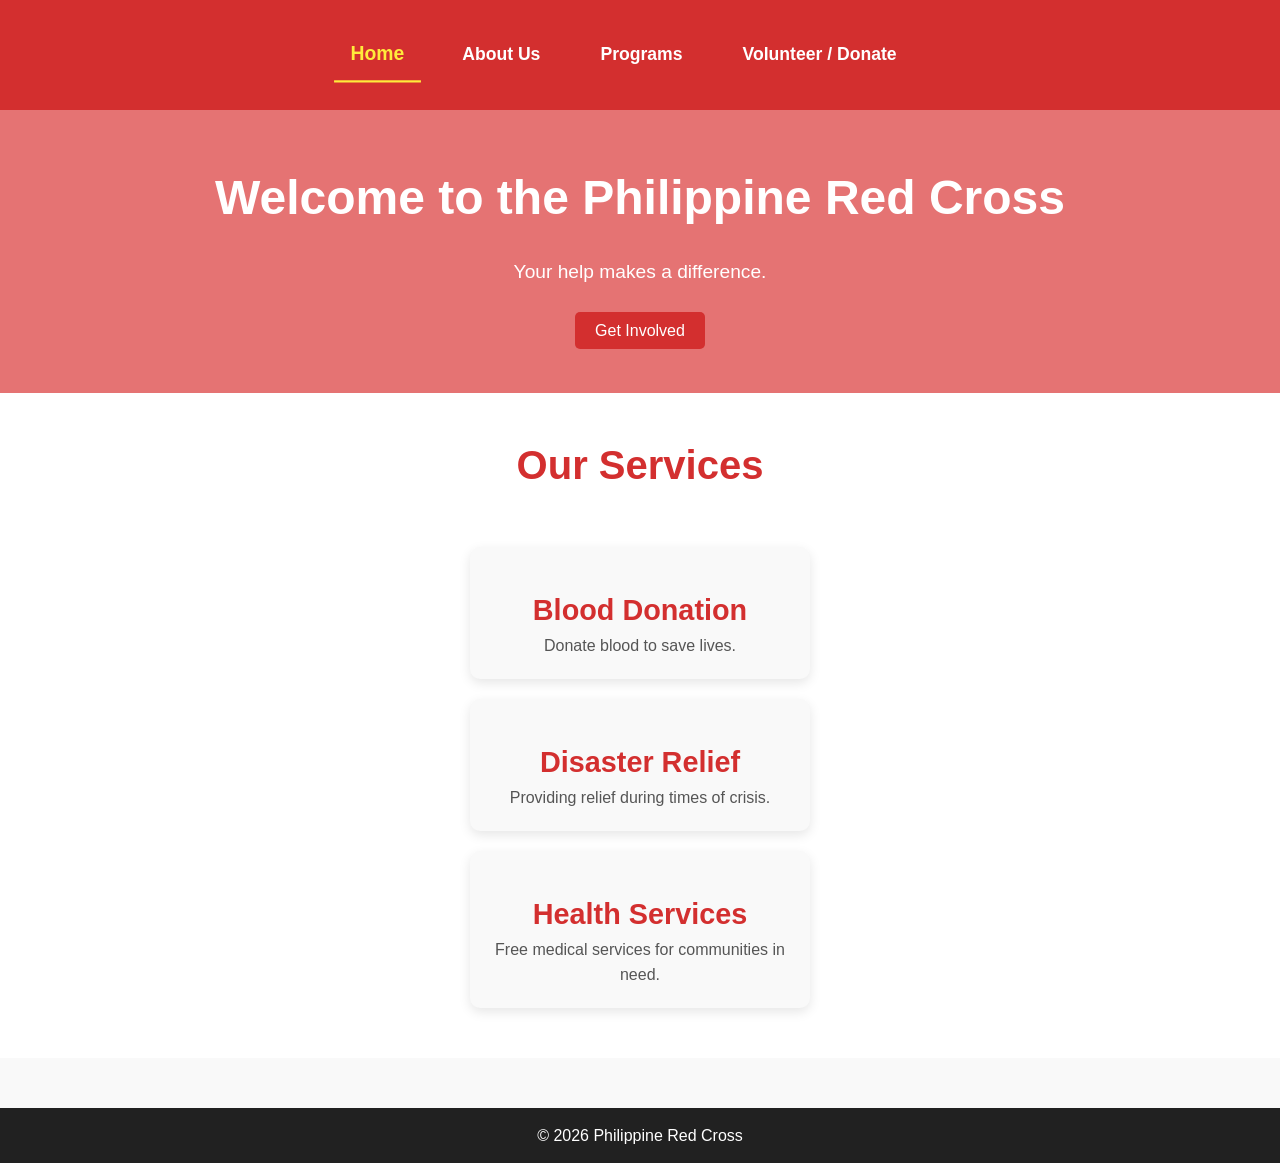
<file: Prelim-Exam/index.html>
<!DOCTYPE html>
<html lang="en">
<head>
  <meta charset="UTF-8">
  <meta name="viewport" content="width=device-width, initial-scale=1.0">
  <title>Philippine Red Cross</title>
  <link rel="stylesheet" href="styles.css">
</head>
<body>
  <!-- Navbar -->
  <header>
    <nav>
      <ul>
        <li><a href="index.html" class="active">Home</a></li>
        <li><a href="about.html">About Us</a></li>
        <li><a href="programs.html">Programs</a></li>
        <li><a href="volunteer.html">Volunteer / Donate</a></li>
      </ul>
    </nav>
  </header>

  <!-- Hero Section -->
  <section class="hero">
    <h1>Welcome to the Philippine Red Cross</h1>
    <p>Your help makes a difference.</p>
    <a href="volunteer.html" class="cta-button">Get Involved</a>
  </section>

  <!-- Featured Services -->
  <section class="services">
    <h2>Our Services</h2>
    <div class="service-card">
      <h3>Blood Donation</h3>
      <p>Donate blood to save lives.</p>
    </div>
    <div class="service-card">
      <h3>Disaster Relief</h3>
      <p>Providing relief during times of crisis.</p>
    </div>
    <div class="service-card">
      <h3>Health Services</h3>
      <p>Free medical services for communities in need.</p>
    </div>
  </section>

  <!-- Footer -->
  <footer>
    <p>&copy; 2026 Philippine Red Cross</p>
  </footer>
</body>
</html>
</file>
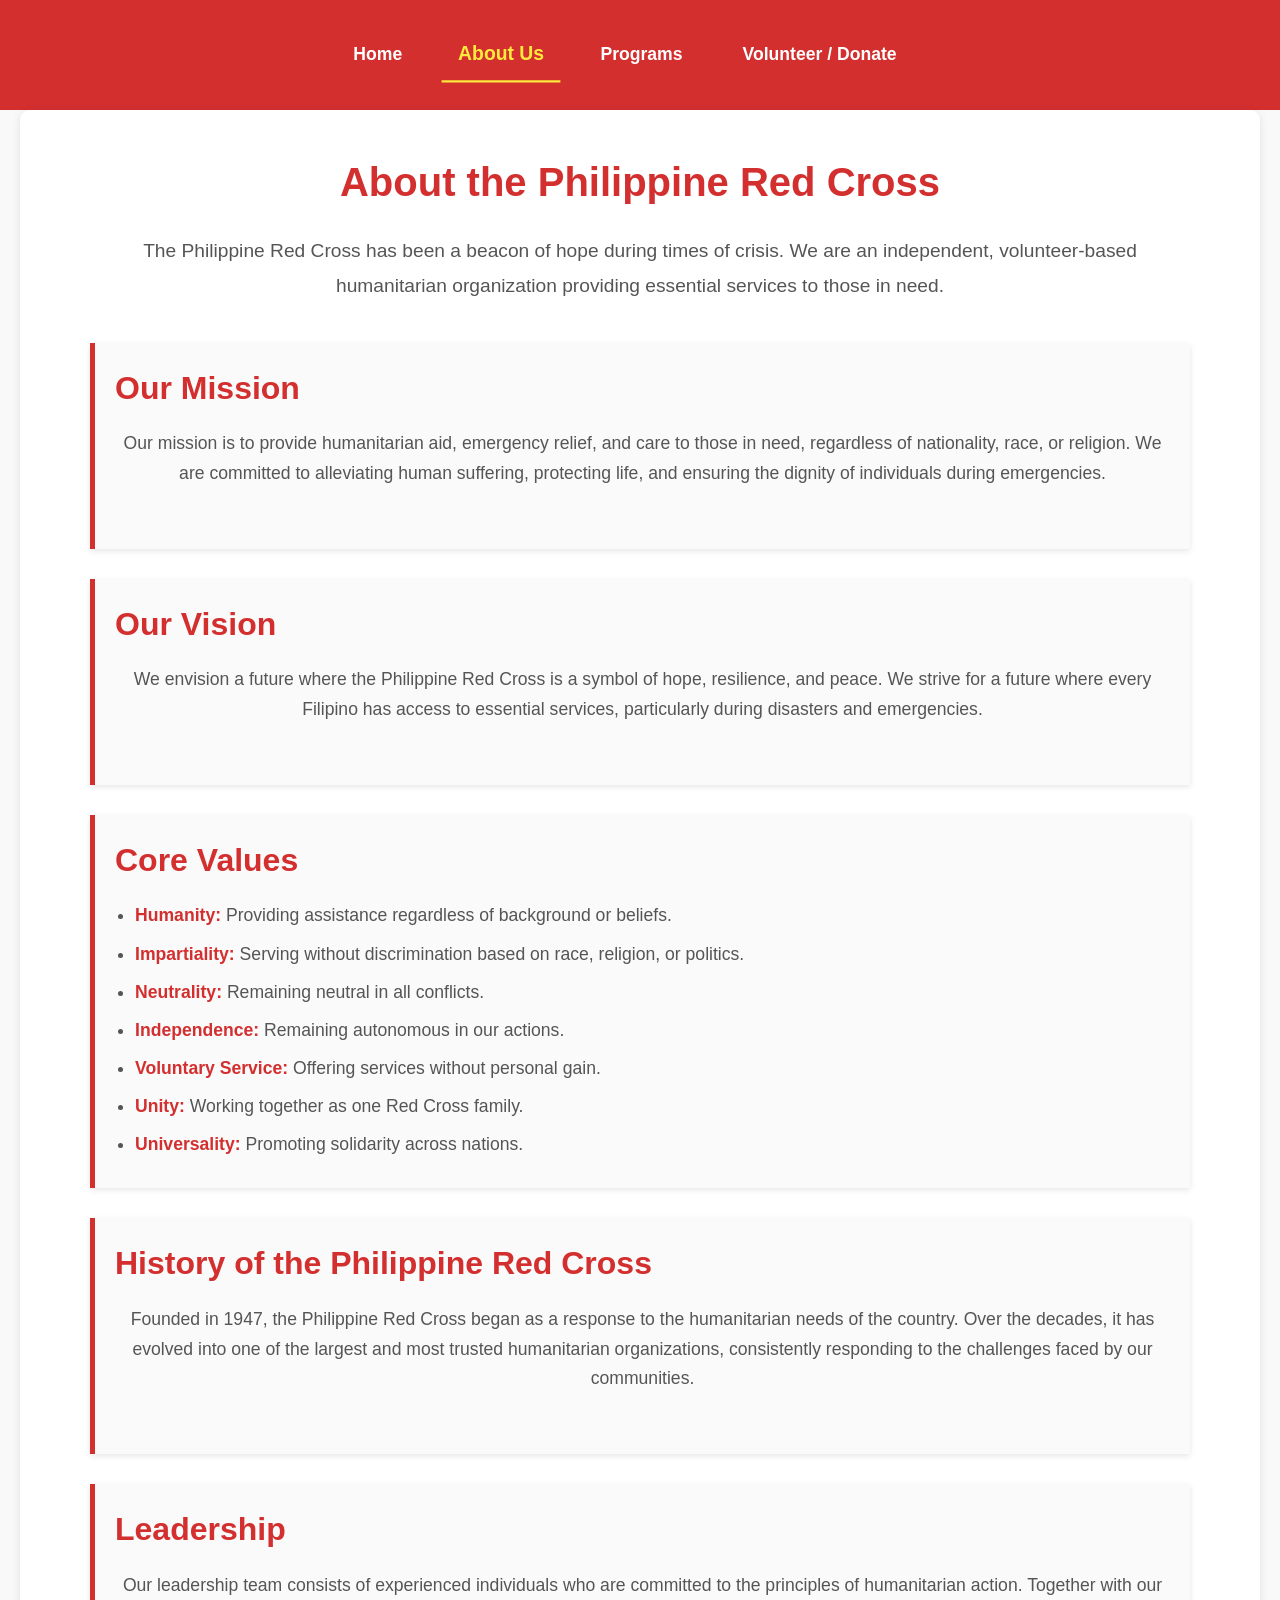
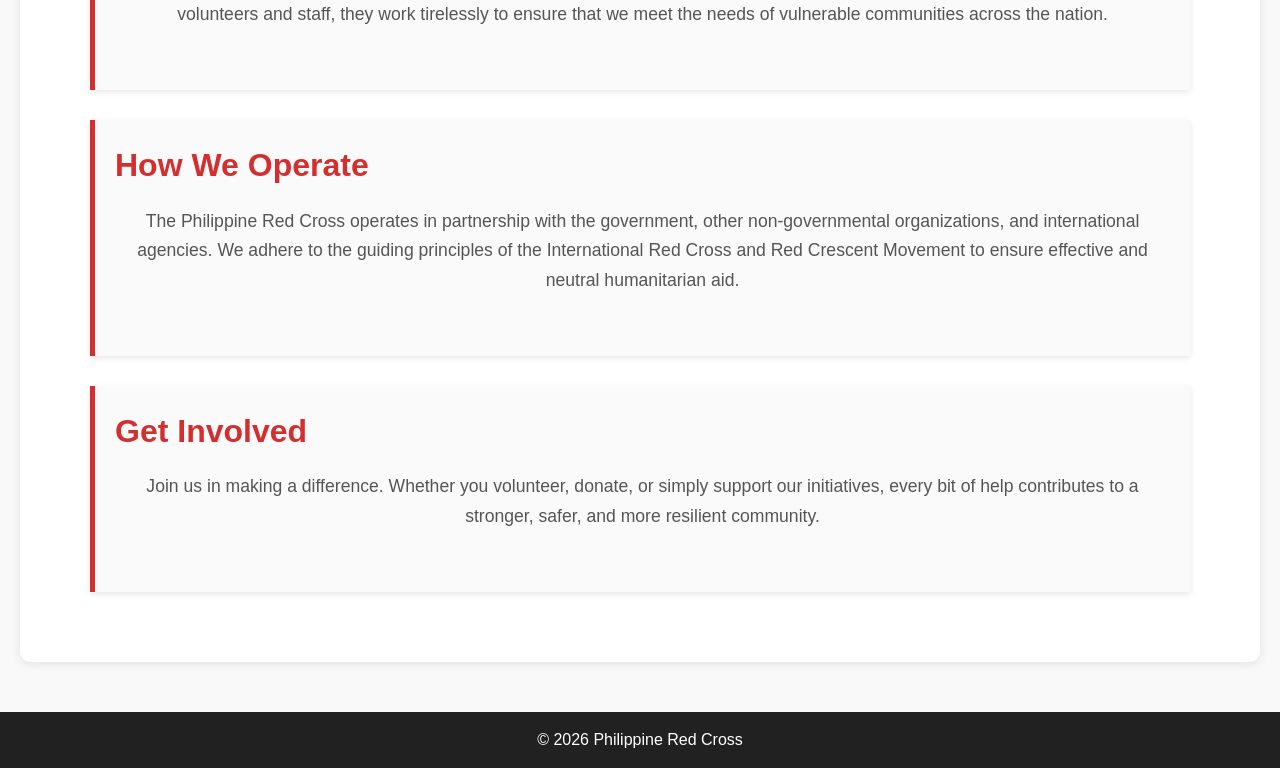
<file: Prelim-Exam/about.html>
<!DOCTYPE html>
<html lang="en">
<head>
  <meta charset="UTF-8">
  <meta name="viewport" content="width=device-width, initial-scale=1.0">
  <title>About Us - Philippine Red Cross</title>
  <link rel="stylesheet" href="styles.css">
</head>
<body>
  <!-- Navbar -->
  <header>
    <nav>
      <ul>
        <li><a href="index.html">Home</a></li>
        <li><a href="about.html" class="active">About Us</a></li>
        <li><a href="programs.html">Programs</a></li>
        <li><a href="volunteer.html">Volunteer / Donate</a></li>
      </ul>
    </nav>
  </header>

  <!-- About Section -->
  <section class="about">
    <div class="about-content">
      <h1>About the Philippine Red Cross</h1>
      <p>The Philippine Red Cross has been a beacon of hope during times of crisis. We are an independent, volunteer-based humanitarian organization providing essential services to those in need.</p>
      
      <div class="about-section">
        <h2>Our Mission</h2>
        <p>Our mission is to provide humanitarian aid, emergency relief, and care to those in need, regardless of nationality, race, or religion. We are committed to alleviating human suffering, protecting life, and ensuring the dignity of individuals during emergencies.</p>
      </div>

      <div class="about-section">
        <h2>Our Vision</h2>
        <p>We envision a future where the Philippine Red Cross is a symbol of hope, resilience, and peace. We strive for a future where every Filipino has access to essential services, particularly during disasters and emergencies.</p>
      </div>

      <div class="about-section">
        <h2>Core Values</h2>
        <ul>
          <li><strong>Humanity:</strong> Providing assistance regardless of background or beliefs.</li>
          <li><strong>Impartiality:</strong> Serving without discrimination based on race, religion, or politics.</li>
          <li><strong>Neutrality:</strong> Remaining neutral in all conflicts.</li>
          <li><strong>Independence:</strong> Remaining autonomous in our actions.</li>
          <li><strong>Voluntary Service:</strong> Offering services without personal gain.</li>
          <li><strong>Unity:</strong> Working together as one Red Cross family.</li>
          <li><strong>Universality:</strong> Promoting solidarity across nations.</li>
        </ul>
      </div>

      <div class="about-section">
        <h2>History of the Philippine Red Cross</h2>
        <p>Founded in 1947, the Philippine Red Cross began as a response to the humanitarian needs of the country. Over the decades, it has evolved into one of the largest and most trusted humanitarian organizations, consistently responding to the challenges faced by our communities.</p>
      </div>

      <div class="about-section">
        <h2>Leadership</h2>
        <p>Our leadership team consists of experienced individuals who are committed to the principles of humanitarian action. Together with our volunteers and staff, they work tirelessly to ensure that we meet the needs of vulnerable communities across the nation.</p>
      </div>

      <div class="about-section">
        <h2>How We Operate</h2>
        <p>The Philippine Red Cross operates in partnership with the government, other non-governmental organizations, and international agencies. We adhere to the guiding principles of the International Red Cross and Red Crescent Movement to ensure effective and neutral humanitarian aid.</p>
      </div>

      <div class="about-section">
        <h2>Get Involved</h2>
        <p>Join us in making a difference. Whether you volunteer, donate, or simply support our initiatives, every bit of help contributes to a stronger, safer, and more resilient community.</p>
      </div>
    </div>
  </section>

  <footer>
    <p>&copy; 2026 Philippine Red Cross</p>
  </footer>
</body>
</html>
</file>
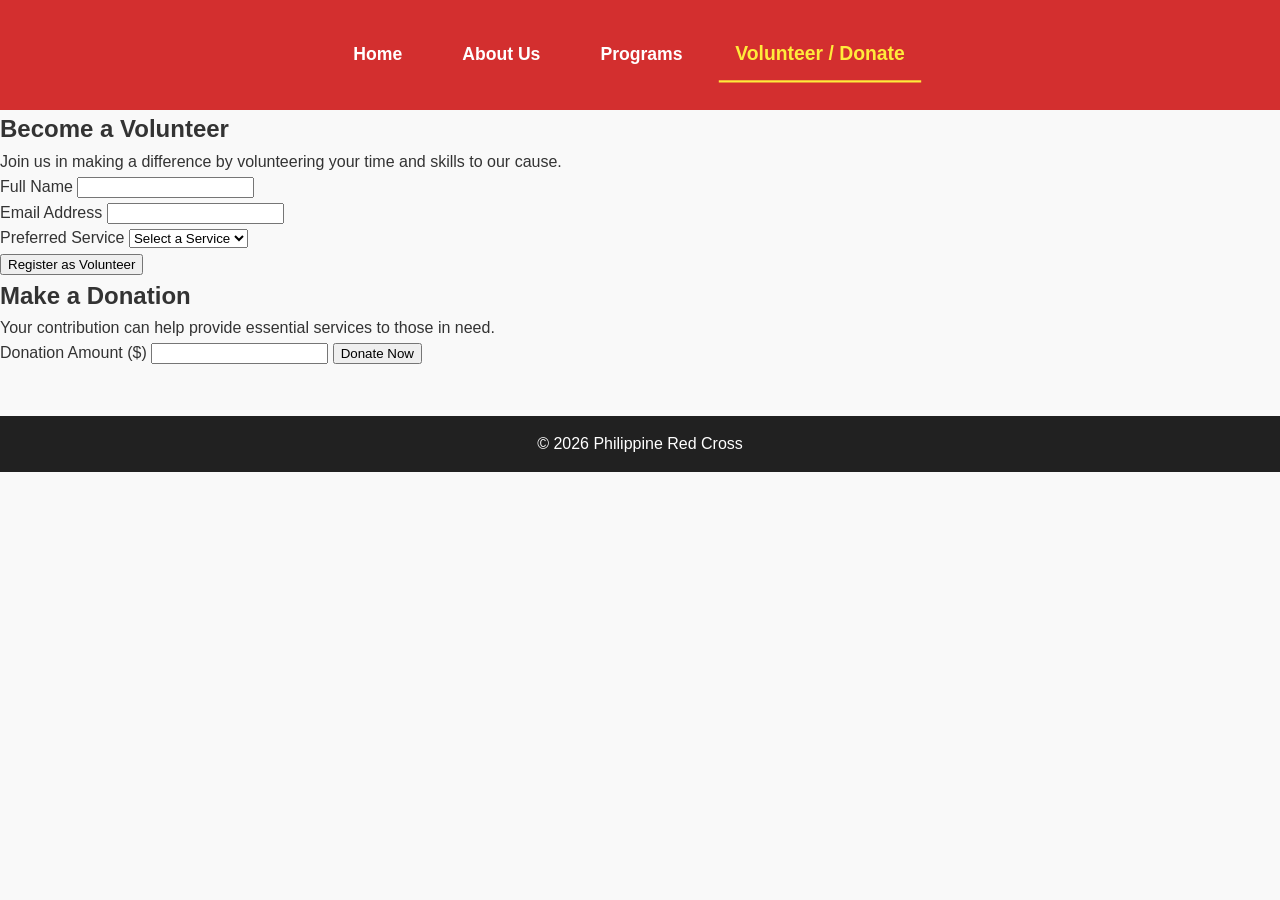
<file: Prelim-Exam/volunteer.html>
<!DOCTYPE html>
<html lang="en">
<head>
  <meta charset="UTF-8">
  <meta name="viewport" content="width=device-width, initial-scale=1.0">
  <title>Volunteer / Donate - Philippine Red Cross</title>
  <link rel="stylesheet" href="styles.css">
</head>
<body>
  <!-- Navbar -->
  <header>
    <nav>
      <ul>
        <li><a href="index.html">Home</a></li>
        <li><a href="about.html">About Us</a></li>
        <li><a href="programs.html">Programs</a></li>
        <li><a href="volunteer.html" class="active">Volunteer / Donate</a></li>
      </ul>
    </nav>
  </header>

  <!-- Volunteer Section -->
  <section class="volunteer">
    <h1>Become a Volunteer</h1>
    <p>Join us in making a difference by volunteering your time and skills to our cause.</p>

    <!-- Volunteer Form -->
    <form id="volunteer-form">
      <div>
        <label for="name">Full Name</label>
        <input type="text" id="name" name="name" required>
      </div>
      <div>
        <label for="email">Email Address</label>
        <input type="email" id="email" name="email" required>
      </div>
      <div>
        <label for="service">Preferred Service</label>
        <select id="service" name="service" required>
          <option value="">Select a Service</option>
          <option value="Blood Donation">Blood Donation</option>
          <option value="Disaster Relief">Disaster Relief</option>
          <option value="Health Services">Health Services</option>
        </select>
      </div>
      <button type="submit">Register as Volunteer</button>
    </form>

    <!-- Donation Section -->
    <div class="donate">
      <h2>Make a Donation</h2>
      <p>Your contribution can help provide essential services to those in need.</p>
      <form id="donation-form">
        <label for="amount">Donation Amount ($)</label>
        <input type="number" id="amount" name="amount" required>
        <button type="submit">Donate Now</button>
      </form>
    </div>
  </section>

  <footer>
    <p>&copy; 2026 Philippine Red Cross</p>
  </footer>

  <script src="volunteer.js"></script> <!-- Your JavaScript for form validation -->
</body>
</html>
</file>
<file: Prelim-Exam/styles.css>
/* Reset default margin and padding */
body, h1, h2, h3, p, ul, li {
  margin: 0;
  padding: 0;
}

/* Body styles */
body {
  font-family: 'Segoe UI', Tahoma, Geneva, Verdana, sans-serif;
  background-color: #f4f4f4;
  color: #333;
  line-height: 1.6;
}

/* Navbar styles */
header nav {
  background-color: #d32f2f;
  padding: 15px 0;
}

header nav ul {
  display: flex;
  justify-content: center;
  list-style-type: none;
}

header nav ul li {
  margin-right: 20px;
}

header nav ul li a {
  text-decoration: none;
  color: white;
  font-weight: bold;
  font-size: 1.1rem;
  transition: all 0.3s ease;
}

header nav ul li a:hover {
  color: #ffeb3b; /* Highlight color on hover */
  transform: scale(1.1);
}

/* About Section */
.about {
  padding: 50px 20px;
  background-color: #ffffff;
  max-width: 1200px;
  margin: 0 auto;
  box-shadow: 0 2px 10px rgba(0, 0, 0, 0.1);
  border-radius: 10px;
}

.about-header h1 {
  font-size: 2.5rem;
  margin-bottom: 20px;
  color: #d32f2f;
  font-weight: 700;
  text-align: center;
}

.about-header p {
  font-size: 1.1rem;
  line-height: 1.8;
  text-align: center;
  color: #555;
}

.mission-vision {
  display: flex;
  justify-content: space-between;
  margin-top: 40px;
}

.mission, .vision {
  width: 48%;
  background-color: #f9f9f9;
  padding: 30px;
  border-radius: 10px;
  box-shadow: 0 4px 12px rgba(0, 0, 0, 0.1);
}

.mission h2, .vision h2 {
  font-size: 1.8rem;
  color: #d32f2f;
  margin-bottom: 15px;
  font-weight: 700;
}

.mission p, .vision p {
  font-size: 1.1rem;
  line-height: 1.6;
  color: #555;
}

/* Footer Styles */
footer {
  background-color: #212121;
  color: white;
  text-align: center;
  padding: 15px;
  margin-top: 50px;
  font-size: 1rem;
}

footer p {
  margin: 0;
}

/* Responsive design */
@media (max-width: 768px) {
  .mission-vision {
    flex-direction: column;
    align-items: center;
  }

  .mission, .vision {
    width: 90%;
    margin-bottom: 20px;
  }

  header nav ul {
    flex-direction: column;
    padding: 0;
  }

  header nav ul li {
    margin: 10px 0;
  }
}
/* Reset default margin and padding */
body, h1, h2, h3, p, ul, li {
  margin: 0;
  padding: 0;
}

/* Body styles */
body {
  font-family: 'Segoe UI', Tahoma, Geneva, Verdana, sans-serif;
  background-color: #f4f4f4;
  color: #333;
  line-height: 1.6;
}

/* Navbar styles */
header nav {
  background-color: #d32f2f;
  padding: 15px 0;
}

header nav ul {
  display: flex;
  justify-content: center;
  list-style-type: none;
}

header nav ul li {
  margin-right: 20px;
}

header nav ul li a {
  text-decoration: none;
  color: white;
  font-weight: bold;
  font-size: 1.1rem;
  padding: 10px 20px;
  transition: all 0.3s ease;
  display: inline-block;
}

header nav ul li a:hover, 
header nav ul li a.active {
  color: #ffeb3b; /* Highlight color on hover and active state */
  transform: scale(1.1);
  border-bottom: 2px solid #ffeb3b;
}

/* Hero Section */
.hero {
  background-color: #e57373;
  color: white;
  padding: 50px;
  text-align: center;
}

.hero h1 {
  font-size: 3rem;
  margin-bottom: 20px;
}

.hero p {
  font-size: 1.2rem;
  margin-bottom: 30px;
}

.cta-button {
  background-color: #d32f2f;
  color: white;
  padding: 10px 20px;
  font-size: 1rem;
  text-decoration: none;
  border-radius: 5px;
  transition: all 0.3s ease;
}

.cta-button:hover {
  background-color: #c2185b;
}

/* Featured Services */
.services {
  display: flex;
  justify-content: space-around;
  padding: 40px 20px;
  background-color: #fff;
}

.services h2 {
  text-align: center;
  width: 100%;
  margin-bottom: 40px;
  color: #d32f2f;
}

.service-card {
  text-align: center;
  width: 30%;
  background-color: #f9f9f9;
  padding: 20px;
  border-radius: 10px;
  box-shadow: 0 4px 12px rgba(0, 0, 0, 0.1);
}

.service-card img {
  width: 100%;
  height: auto;
  border-radius: 10px;
}

.service-card h3 {
  margin-top: 20px;
  font-size: 1.5rem;
  color: #d32f2f;
}

.service-card p {
  font-size: 1rem;
  color: #555;
}

/* Footer Styles */
footer {
  background-color: #212121;
  color: white;
  text-align: center;
  padding: 15px;
  margin-top: 50px;
  font-size: 1rem;
}

footer p {
  margin: 0;
}

/* Responsive design */
@media (max-width: 768px) {
  .services {
    flex-direction: column;
    align-items: center;
  }

  .service-card {
    width: 80%;
    margin-bottom: 20px;
  }

  header nav ul {
    flex-direction: column;
    padding: 0;
  }

  header nav ul li {
    margin: 10px 0;
  }
}
/* Program Section */
.programs {
  padding: 50px 20px;
  background-color: #ffffff;
  text-align: center;
}

.programs h1 {
  font-size: 2.5rem;
  margin-bottom: 20px;
  color: #d32f2f;
}

.programs p {
  font-size: 1.2rem;
  margin-bottom: 40px;
  color: #555;
}

.program-cards {
  display: flex;
  justify-content: space-between;
  gap: 20px;
  flex-wrap: wrap;
}

.program-card {
  background-color: #f9f9f9;
  padding: 20px;
  width: 30%;
  border-radius: 10px;
  box-shadow: 0 4px 12px rgba(0, 0, 0, 0.1);
  text-align: center;
}

.program-card img {
  width: 100%;
  height: auto;
  border-radius: 10px;
  margin-bottom: 20px;
}

.program-card h3 {
  font-size: 1.8rem;
  color: #d32f2f;
}

.program-card p {
  font-size: 1rem;
  color: #555;
  margin-bottom: 20px;
}

.program-card .cta-button {
  background-color: #d32f2f;
  color: white;
  padding: 10px 20px;
  text-decoration: none;
  border-radius: 5px;
  transition: all 0.3s ease;
}

.program-card .cta-button:hover {
  background-color: #c2185b;
}

@media (max-width: 768px) {
  .program-card {
    width: 90%;
    margin-bottom: 30px;
  }
}
/* Reset default margin and padding */
body, h1, h2, h3, p, ul, li {
  margin: 0;
  padding: 0;
}

/* Body styles */
body {
  font-family: 'Segoe UI', Tahoma, Geneva, Verdana, sans-serif;
  background-color: #f4f4f4;
  color: #333;
  line-height: 1.6;
}

/* Navbar styles */
header nav {
  background-color: #d32f2f;
  padding: 15px 0;
}

header nav ul {
  display: flex;
  justify-content: center;
  list-style-type: none;
}

header nav ul li {
  margin-right: 20px;
}

header nav ul li a {
  text-decoration: none;
  color: white;
  font-weight: bold;
  font-size: 1.1rem;
  padding: 10px 20px;
  transition: all 0.3s ease;
  display: inline-block;
}

header nav ul li a:hover, 
header nav ul li a.active {
  color: #ffeb3b; /* Highlight color on hover and active state */
  transform: scale(1.1);
  border-bottom: 2px solid #ffeb3b;
}

/* Hero Section */
.hero {
  background-color: #e57373;
  color: white;
  padding: 50px;
  text-align: center;
}

.hero h1 {
  font-size: 3rem;
  margin-bottom: 20px;
}

.hero p {
  font-size: 1.2rem;
  margin-bottom: 30px;
}

.cta-button {
  background-color: #d32f2f;
  color: white;
  padding: 10px 20px;
  font-size: 1rem;
  text-decoration: none;
  border-radius: 5px;
  transition: all 0.3s ease;
}

.cta-button:hover {
  background-color: #c2185b;
}

/* Featured Services */
.services {
  display: flex;
  justify-content: space-around;
  padding: 40px 20px;
  background-color: #fff;
}

.services h2 {
  text-align: center;
  width: 100%;
  margin-bottom: 40px;
  color: #d32f2f;
}

.service-card {
  text-align: center;
  width: 30%;
  background-color: #f9f9f9;
  padding: 20px;
  border-radius: 10px;
  box-shadow: 0 4px 12px rgba(0, 0, 0, 0.1);
}

.service-card h3 {
  font-size: 1.8rem;
  color: #d32f2f;
}

.service-card p {
  font-size: 1rem;
  color: #555;
}

/* Footer Styles */
footer {
  background-color: #212121;
  color: white;
  text-align: center;
  padding: 15px;
  margin-top: 50px;
  font-size: 1rem;
}

footer p {
  margin: 0;
}

/* Responsive design */
@media (max-width: 768px) {
  .services {
    flex-direction: column;
    align-items: center;
  }

  .service-card {
    width: 80%;
    margin-bottom: 20px;
  }

  header nav ul {
    flex-direction: column;
    padding: 0;
  }

  header nav ul li {
    margin: 10px 0;
  }
}
/* Reset default margin and padding */
body, h1, h2, h3, p, ul, li {
  margin: 0;
  padding: 0;
}

/* Body styles */
body {
  font-family: 'Segoe UI', Tahoma, Geneva, Verdana, sans-serif;
  background-color: #f4f4f4;
  color: #333;
  line-height: 1.6;
}

/* Navbar styles */
header nav {
  background-color: #d32f2f;
  padding: 15px 0;
}

header nav ul {
  display: flex;
  justify-content: center;
  list-style-type: none;
}

header nav ul li {
  margin-right: 20px;
}

header nav ul li a {
  text-decoration: none;
  color: white;
  font-weight: bold;
  font-size: 1.1rem;
  padding: 10px 20px;
  transition: all 0.3s ease;
  display: inline-block;
}

header nav ul li a:hover, 
header nav ul li a.active {
  color: #ffeb3b; /* Highlight color on hover and active state */
  transform: scale(1.1);
  border-bottom: 2px solid #ffeb3b;
}

/* Hero Section */
.hero {
  background-color: #e57373;
  color: white;
  padding: 50px;
  text-align: center;
}

.hero h1 {
  font-size: 3rem;
  margin-bottom: 20px;
}

.hero p {
  font-size: 1.2rem;
  margin-bottom: 30px;
}

.cta-button {
  background-color: #d32f2f;
  color: white;
  padding: 10px 20px;
  font-size: 1rem;
  text-decoration: none;
  border-radius: 5px;
  transition: all 0.3s ease;
}

.cta-button:hover {
  background-color: #c2185b;
}

/* Featured Services */
.services {
  display: flex;
  justify-content: center; /* Center horizontally */
  align-items: center; /* Center vertically */
  padding: 40px 20px;
  background-color: #fff;
  flex-direction: column;
}

.services h2 {
  text-align: center;
  width: 100%;
  margin-bottom: 40px;
  color: #d32f2f;
  font-size: 2.5rem;
}

.service-card {
  text-align: center;
  width: 80%;
  max-width: 300px; /* Limit card width */
  background-color: #f9f9f9;
  padding: 20px;
  margin: 10px; /* Space between cards */
  border-radius: 10px;
  box-shadow: 0 4px 12px rgba(0, 0, 0, 0.1);
}

.service-card h3 {
  font-size: 1.8rem;
  color: #d32f2f;
}

.service-card p {
  font-size: 1rem;
  color: #555;
}

.service-card .cta-button {
  background-color: #d32f2f;
  color: white;
  padding: 10px 20px;
  font-size: 1rem;
  text-decoration: none;
  border-radius: 5px;
  transition: all 0.3s ease;
}

.service-card .cta-button:hover {
  background-color: #c2185b;
}

/* Footer Styles */
footer {
  background-color: #212121;
  color: white;
  text-align: center;
  padding: 15px;
  margin-top: 50px;
  font-size: 1rem;
}

footer p {
  margin: 0;
}

/* Responsive design */
@media (max-width: 768px) {
  .services {
    padding: 30px 10px;
  }

  .service-card {
    width: 90%;
  }
}
/* Global Styles */
body {
  font-family: 'Segoe UI', Tahoma, Geneva, Verdana, sans-serif;
  background-color: #f9f9f9;
  color: #333;
  line-height: 1.6;
  margin: 0;
  padding: 0;
}

a {
  text-decoration: none;
  color: inherit;
}

/* Navbar Styles */
header {
  background-color: #d32f2f;
  padding: 15px 0;
}

header nav ul {
  display: flex;
  justify-content: center;
  list-style: none;
  padding: 0;
}

header nav ul li {
  margin-right: 30px;
}

header nav ul li a {
  color: white;
  font-weight: bold;
  font-size: 1.1rem;
  padding: 10px 15px;
  transition: all 0.3s ease;
}

header nav ul li a:hover, 
header nav ul li a.active {
  color: #ffeb3b; /* Highlight color on hover and active state */
  border-bottom: 2px solid #ffeb3b;
  transform: scale(1.1);
}

/* About Section */
.about {
  background-color: #fff;
  padding: 40px 20px;
}

.about-content {
  max-width: 1100px;
  margin: 0 auto;
}

.about h1 {
  font-size: 2.5rem;
  color: #d32f2f;
  margin-bottom: 20px;
  text-align: center;
}

.about p {
  font-size: 1.2rem;
  line-height: 1.8;
  color: #555;
  text-align: center;
  margin-bottom: 40px;
}

.about-section {
  margin-bottom: 30px;
  padding: 20px;
  background-color: #fafafa;
  border-left: 5px solid #d32f2f;
  box-shadow: 0 2px 6px rgba(0, 0, 0, 0.1);
}

.about-section h2 {
  font-size: 2rem;
  color: #d32f2f;
  margin-bottom: 15px;
}

.about-section p {
  font-size: 1.1rem;
  line-height: 1.7;
  color: #555;
}

.about-section ul {
  padding-left: 20px;
  list-style-type: disc;
}

.about-section ul li {
  font-size: 1.1rem;
  color: #555;
  margin-bottom: 10px;
}

.about-section ul li strong {
  color: #d32f2f;
}

/* Footer Styles */
footer {
  background-color: #212121;
  color: white;
  text-align: center;
  padding: 15px;
  margin-top: 50px;
  font-size: 1rem;
}

footer p {
  margin: 0;
}

/* Responsive Design */
@media (max-width: 768px) {
  .about h1 {
    font-size: 2rem;
  }

  .about-section {
    margin-bottom: 20px;
    padding: 15px;
  }

  .about-section h2 {
    font-size: 1.8rem;
  }

  .about-section p {
    font-size: 1rem;
  }
}
</file>
